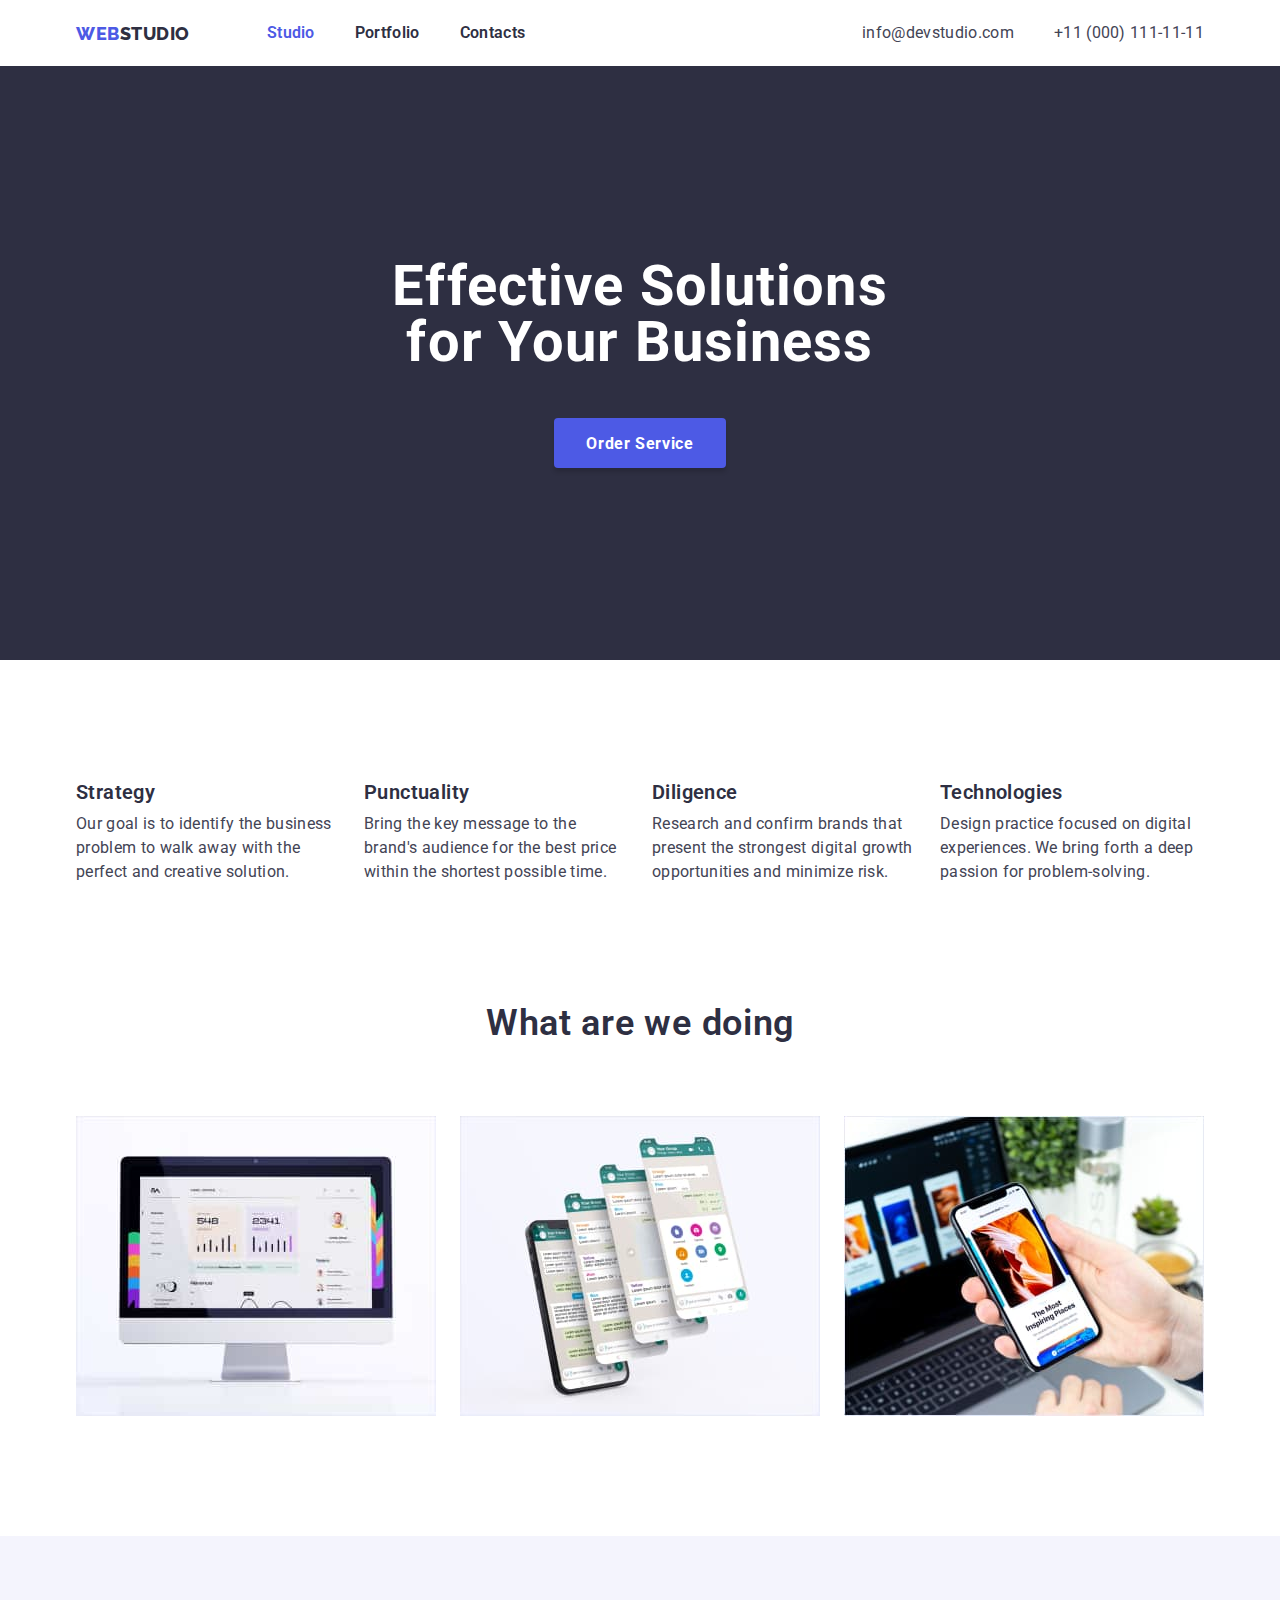
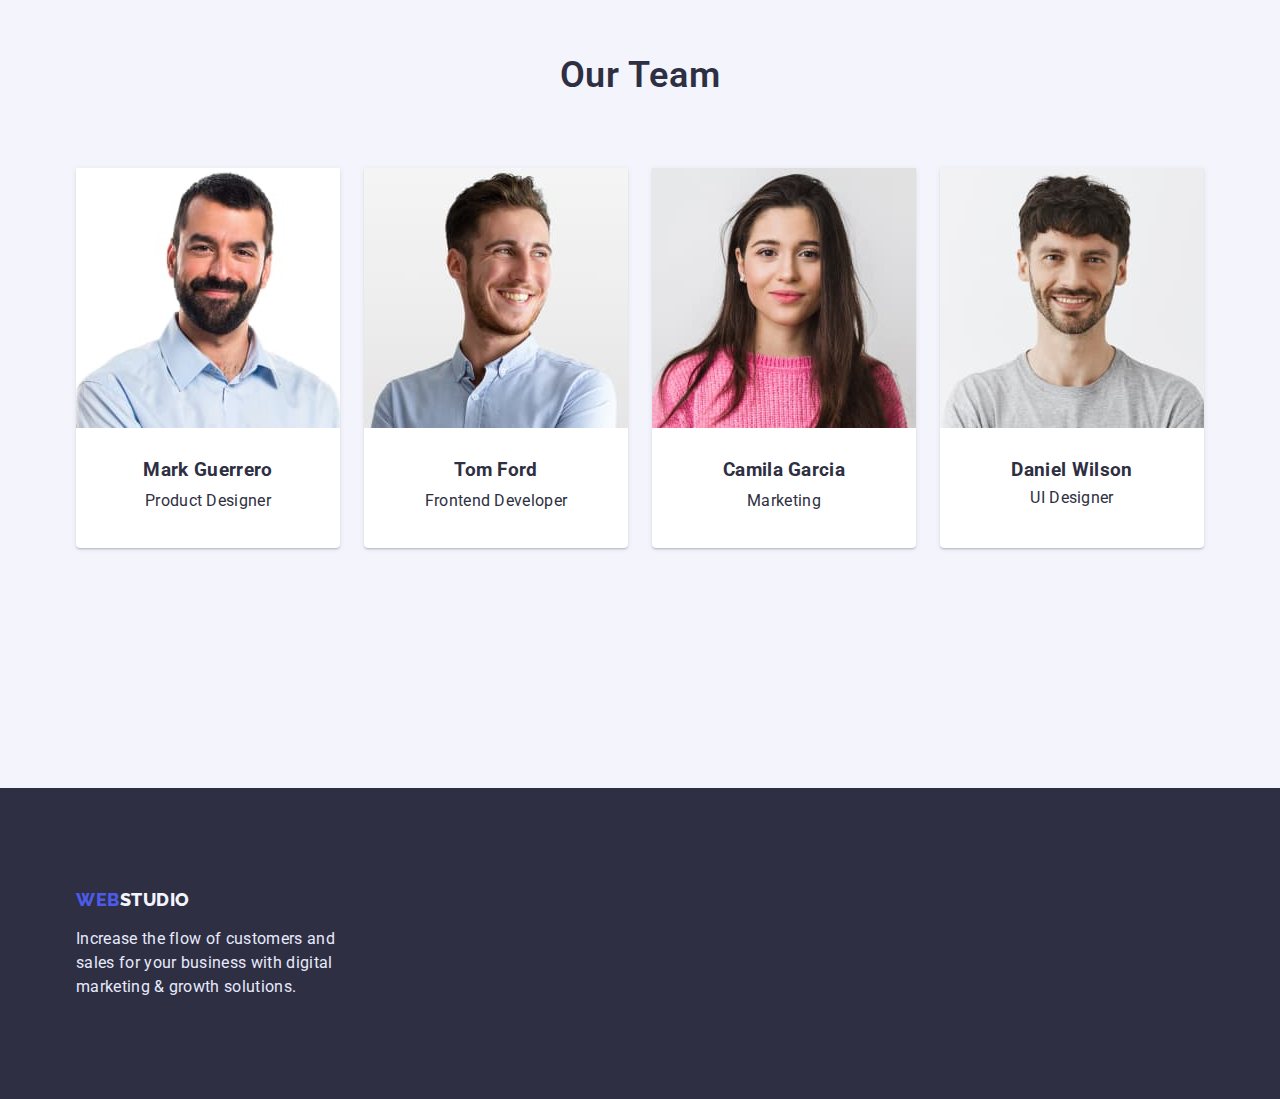
<file: index.html>
<!DOCTYPE html>
<html lang="en">
  <head>
    <meta charset="UTF-8" />
    <meta http-equiv="X-UA-Compatible" content="IE=edge" />
    <meta name="viewport" content="width=device-width, initial-scale=1.0" />
    <title>web studio</title>
    <link rel="preconnect" href="https://fonts.googleapis.com" />
    <link rel="preconnect" href="https://fonts.gstatic.com" crossorigin />
    <link rel="preconnect" href="https://fonts.googleapis.com" />
    <link rel="preconnect" href="https://fonts.gstatic.com" crossorigin />
    <link
      href="https://fonts.googleapis.com/css2?family=Raleway:wght@800&family=Roboto:wght@400;500;700;900&display=swap"
      rel="stylesheet"
    />
    <link
      rel="stylesheet"
      href="https://cdnjs.cloudflare.com/ajax/libs/modern-normalize/1.1.0/modern-normalize.min.css"
    />
    <link rel="stylesheet" href="./css/style.css" />
  </head>
  <body>
    <!--TOP LINE  -->

    <header class="page-header">
      <div class="conteiner main-nav">
        <nav class="nav-header">
          <a class="logo-link link" href="./index.html">
                WEB<span class="logo-part logo">STUDIO</span>
              </a>
          <ul class="site-nav list">
            <li class="item">
              <a class="link-header current link" href="./index.html">Studio</a>
            </li>
            <li class="item">
              <a class="link-header link" href="./portfolio.html">Portfolio</a>
            </li>
            <li class="item">
              <a class="link-header link" href="">Contacts</a>
            </li>
          </ul>
        </nav>

        <ul class="site-cont list">
          <li class="list-cont">
            <a class="link-cont link" href="mailto:info@devstudio.com"
              >info@devstudio.com</a
            >
          </li>
          <li class="list-cont">
            <a class="link-cont link" href="tel:+11(000)111-11-11"
              >+11 (000) 111-11-11</a
            >
          </li>
        </ul>
      </div>
    </header>
    <!-- TOP LINE--->

    <main>
      <!--ORDER SECTION ----->

      <section class="order-section">
        <div class="conteiner">
          <h1 class="order-title">Effective Solutions for Your Business</h1>
          <button class="button primary" type="button">Order Service</button>
        </div>
      </section>

      <!--ORDER SECTION ---->

      <!--OUR ADVANTAGES  -->
      <section class="advantages-section section">
        <div class="advantages-conteiner conteiner">
          <h2 class="visually-hidden">Our advantages</h2>
          <ul class="feature-list list">
            <!--1 advantage-->
            <li class="item">
              <h3 class="advantages-title title">Strategy</h3>
              <p class="advantages-text text">
                Our goal is to identify the business problem to walk away with
                the perfect and creative solution.
              </p>
            </li>
            <!--2 advantage-->
            <li class="item">
              <h3 class="advantages-title title">Punctuality</h3>
              <p class="advantages-text text">
                Bring the key message to the brand's audience for the best price
                within the shortest possible time.
              </p>
            </li>
            <!--3 advantage-->
            <li class="item">
              <h3 class="advantages-title title">Diligence</h3>
              <p class="advantages-text text">
                Research and confirm brands that present the strongest digital
                growth opportunities and minimize risk.
              </p>
            </li>
            <!--4 advantage-->
            <li class="item">
              <h3 class="advantages-title title">Technologies</h3>
              <p class="advantages-text text">
                Design practice focused on digital experiences. We bring forth a
                deep passion for problem-solving.
              </p>
            </li>
          </ul>
        </div>
      </section>
      <!--OUR ADVANTAGES  -->

      <!--What are we doing -->
      <section class="doing-section section">
        <div class="conteiner">
          <h2 class="doing-title title">What are we doing</h2>
          <ul class="doing-list list">
            <li class="item">
              <img
                src="./img/img-1.jpg"
                alt="Screen with statistics"
                width="360"
              />
            </li>
            <li class="item">
              <img src="./img/img-2.jpg" alt="Phone" width="360" />
            </li>
            <li class="item">
              <img src="./img/img-3.jpg" alt="Phone and laptop" width="360" />
            </li>
          </ul>
        </div>
      </section>
      <!-- What are we doing  -->

      <!--OUR TEAM -->
      <section class="section-team">
        <div class="conteiner">
          <h2 class="team-title title">Our Team</h2>

          <ul class="team-list list">
            <!--Mark Guerrero-->
            <li class="team-item item">
              <img
                src="./img/mark-guerrero.jpg"
                alt="Mark Guerrero"
                width="264"
              />
              <div class="worker-title"><h3 class="section-title">Mark Guerrero</h3></div>
              <p class="profesion-text section-text">Product Designer</p>
            </li>
            <!--Tom Ford-->
            <li class="team-item item">
              <img src="./img/tom-ford.jpg" alt="Tom Ford" width="264" />
              <div class="worker-title"><h3 class="section-title">Tom Ford</h3></div>
              
              <p class="profesion-text section-text">Frontend Developer</p>
            </li>
            <!--Camila Garcia-->
            <li class="team-item item">
              <img
                src="./img/camila-garcia.jpg"
                alt="Camila Garcia"
                width="264"
              />
              <div class="worker-title"><h3 class="section-title">Camila Garcia</h3></div>
              
              <p class="profesion-text section-text">Marketing</p>
            </li>
            <!--Daniel Wilson-->
            <li class="team-item item">
              <img
                src="./img/daniel-wilson.jpg"
                alt="Daniel Wilson"
                width="264"
              />
              <div class="worker-title"><h3 class="section-title">Daniel Wilson</h3></div> 
              <p class="section-text">UI Designer</p>
            </li>
          </ul>
        </div>
      </section>
    </main>
    
    <!--OUR TEAM-->
    
    
    <footer class="page-footer">
      <div class="conteiner footer-conteiner">
        <a class="logo-link link" href="./index.html">
          WEB<span class="logo-footer logo">STUDIO</span>
        </a>
        <p class="footer-text text">
          Increase the flow of customers and sales for your business with
          digital marketing & growth solutions.
        </p>
      </div>
    </footer>
  </body>
</html>
</file>
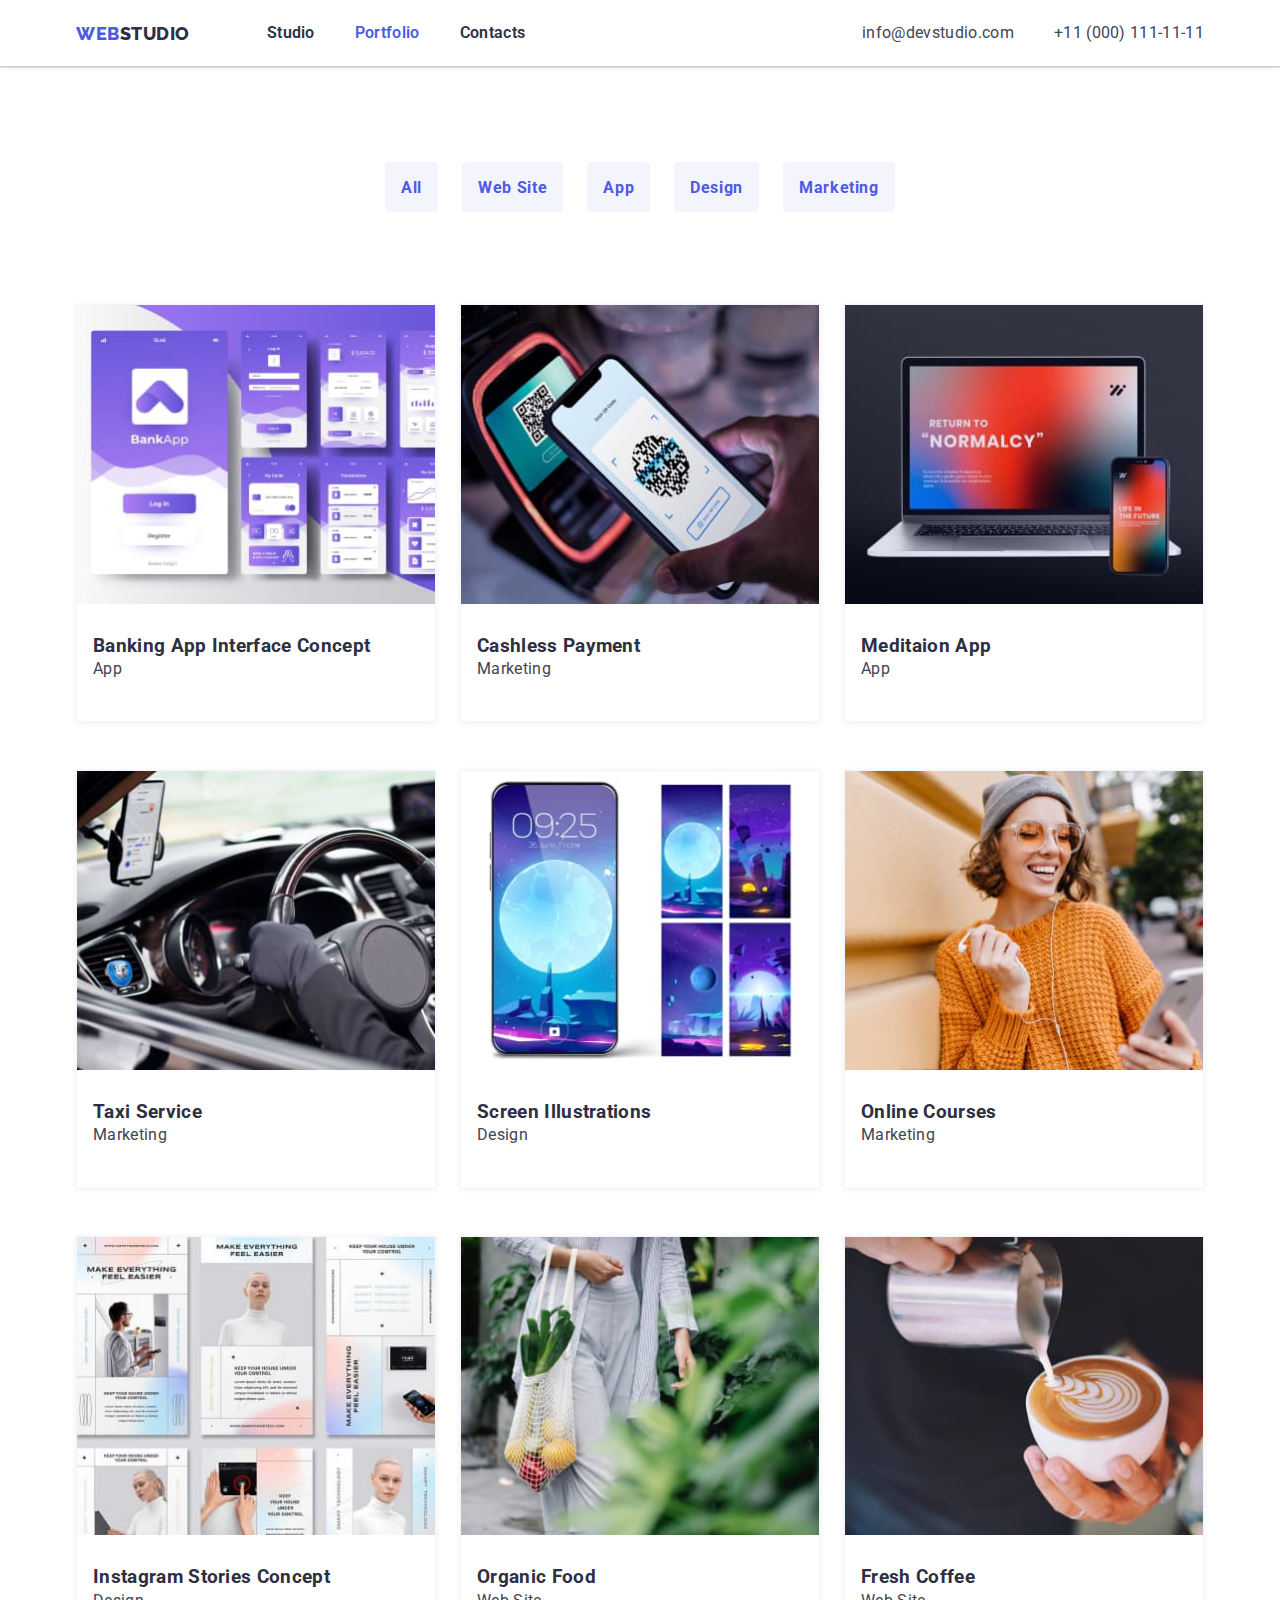
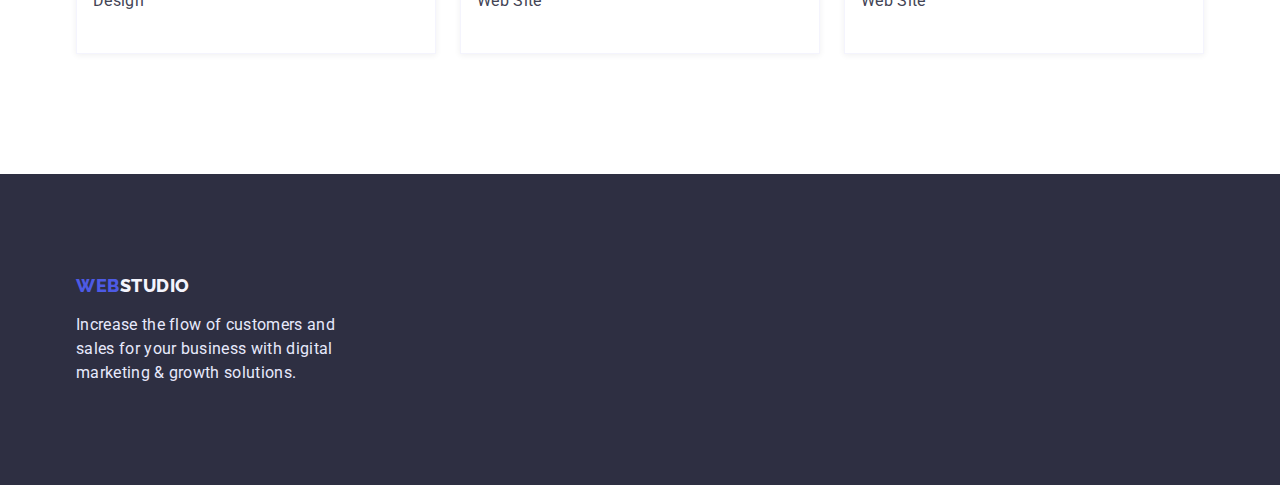
<file: portfolio.html>
<!DOCTYPE html>
<html lang="en">
  <head>
    <meta charset="UTF-8" />
    <meta http-equiv="X-UA-Compatible" content="IE=edge" />
    <meta name="viewport" content="width=device-width, initial-scale=1.0" />
    <title>Portfolio</title>
    <link rel="preconnect" href="https://fonts.googleapis.com" />
    <link rel="preconnect" href="https://fonts.gstatic.com" crossorigin />
    <link rel="preconnect" href="https://fonts.googleapis.com" />
    <link rel="preconnect" href="https://fonts.gstatic.com" crossorigin />
    <link
      href="https://fonts.googleapis.com/css2?family=Raleway:wght@800&family=Roboto:wght@400;500;700;900&display=swap"
      rel="stylesheet"
    />
    <link
      rel="stylesheet"
      href="https://cdnjs.cloudflare.com/ajax/libs/modern-normalize/1.1.0/modern-normalize.min.css"
    />

    <link rel="stylesheet" href="./css/style.css" />
  </head>
  <body>
    <header class="page-header">
      <div class="conteiner main-nav">
        <nav class="nav-header">
          <a class="logo-link link" href="./index.html">
            WEB<span class="logo-part logo">STUDIO</span>
          </a>
          <ul class="site-nav list">
            <li class="item">
              <a class="link-header link" href="./index.html">Studio</a>
            </li>
            <li class="item">
              <a class="link-header current link" href="./portfolio.html"
                >Portfolio</a
              >
            </li>
            <li class="item">
              <a class="link-header link" href="">Contacts</a>
            </li>
          </ul>
        </nav>

        <ul class="site-cont list">
          <li class="list-cont">
            <a class="link-cont link" href="mailto:info@devstudio.com"
              >info@devstudio.com</a
            >
          </li>
          <li class="list-cont">
            <a class="link-cont link" href="tel:+11(000)111-11-11"
              >+11 (000) 111-11-11</a
            >
          </li>
        </ul>
      </div>
    </header>

    <main>
      <!-- BUTTON PORTFOLIO BUTTON PORTFOLIO BUTTON PORTFOLIO BUTTON PORTFOLIO BUTTON PORTFOLIO --->
      <section class="nav-section">
        <div class="btn-porfolio-conteiner conteiner">
          <h1 class="visually-hidden">Portfolio</h1>
          <ul class="btn-list list">
            <li class="item-nav item">
              <button class="btn-portfolio button" type="button">All</button>
            </li>
            <li class="item-nav item">
              <button class="btn-portfolio button" type="button">
                Web Site
              </button>
            </li>
            <li class="item-nav item">
              <button class="btn-portfolio button" type="button">App</button>
            </li>
            <li class="item-nav item">
              <button class="btn-portfolio button" type="button">Design</button>
            </li>
            <li class="item-nav item">
              <button class="btn-portfolio button" type="button">
                Marketing
              </button>
            </li>
          </ul>
        </div>
      </section>
      <!-- BUTTON PORTFOLIO BUTTON PORTFOLIO BUTTON PORTFOLIO BUTTON PORTFOLIO BUTTON PORTFOLIO --->
      <!--work-examples-section ------------------------------------------------->
      <section class="work-examples-section">
        <div class="conteiner">
          <ul class="work-examples-list list">
            <li class="examples-item item">
              <a class="link" href="">
                <img
                  src="./img/banking-app.jpg"
                  alt="Screen bank mobile application"
                  width="360"
                  height="300"
                />
                <div class="title-example">
                  <h3 class="section-title">Banking App Interface Concept</h3>
                  <p class="text-example text">App</p>
                </div>
              </a>
            </li>

            <li class="examples-item item">
              <a class="link" href="">
                <img
                  src="./img/cashless-payment.jpg"
                  alt="Photo of cashless payment"
                  width="360"
                  height="300"
                />
                <div class="title-example">
                  <h3 class="section-title">Cashless Payment</h3>
                  <p class="text-example text">Marketing</p>
                </div>
              </a>
            </li>

            <li class="examples-item item">
              <a class="link" href="">
                <img
                  src="./img/meditaion-app.jpg"
                  alt="Phone with computer"
                  width="360"
                  height="300"
                />
                <div class="title-example">
                  <h3 class="section-title">Meditaion App</h3>
                  <p class="text-example text">App</p>
                </div>
              </a>
            </li>

            <li class="examples-item item">
              <a class="link" href="">
                <img
                  src="./img/taxi-service.jpg"
                  alt="Taxi"
                  width="360"
                  height="300"
                />
                <div class="title-example">
                  <h3 class="section-title">Taxi Service</h3>
                  <p class="text-example text">Marketing</p>
                </div>
              </a>
            </li>

            <li class="examples-item item">
              <a class="link" href="">
                <img
                  src="./img/screen-illustrations.jpg"
                  alt="Phone and screen"
                  width="360"
                  height="300"
                />
                <div class="title-example">
                  <h3 class="section-title">Screen Illustrations</h3>
                  <p class="text-example text">Design</p>
                </div>
              </a>
            </li>

            <li class="examples-item item">
              <a class="link" href="">
                <img
                  src="./img/online-courses.jpg"
                  alt="Girl with phone"
                  width="360"
                  height="300"
                />
                <div class="title-example">
                  <h3 class="section-title">Online Courses</h3>
                  <p class="text-example text">Marketing</p>
                </div>
              </a>
            </li>

            <li class="examples-item item">
              <a class="link" href="">
                <img
                  src="./img/instagram-stories-concept.jpg"
                  alt="Stories example"
                />
                <div class="title-example">
                  <h3 class="section-title">Instagram Stories Concept</h3>
                  <p class="text-example text">Design</p>
                </div>
              </a>
            </li>

            <li class="examples-item item">
              <a class="link" href="">
                <img src="./img/organic-food.jpg" alt="Organic food" />
                <div class="title-example">
                  <h3 class="section-title">Organic Food</h3>
                  <p class="text-example text">Web Site</p>
                </div>
              </a>
            </li>

            <li class="examples-item item">
              <a class="link" href="">
                <img src="./img/fresh-coffee.jpg" alt="Glass of coffee" />
                <div class="title-example">
                  <h3 class="section-title">Fresh Coffee</h3>
                  <p class="text-example text">Web Site</p>
                </div>
              </a>
            </li>
          </ul>
        </div>
      </section>
    </main>

    <footer class="page-footer">
      <div class="conteiner footer-conteiner">
        <a class="logo-link link" href="./index.html">
          WEB<span class="logo-footer logo">STUDIO</span>
        </a>
        <p class="footer-text text">
          Increase the flow of customers and sales for your business with
          digital marketing & growth solutions.
        </p>
      </div>
    </footer>
  </body>
</html>
</file>
<file: css/style.css>
:root {
  --iris: #4d5ae5;
  --navy-blue: #2e2f42;
  --slate: #434455;
  --light-slate: #8e8f99;
  --cloud: #f4f4fd;
  --cornflower: #e7e9fc;
  --white: #ffffff;
  --button-primary: #404bbf;
}

body {
  background-color: var(--white);
  color: var(--navy-blue);
  font-family: Roboto, sans-serif;
  letter-spacing: 0.02em;
  font-size: 16px;
}

/*  GENERAL ---*/
h1,
h2,
h3,
h4,
h5,
h6,
p {
  margin: 0;
}

.list {
  list-style: none;
  padding: 0;
  margin: 0;
}
/* H3 Titles */

.title {
  font-weight: 600;
  font-size: 36px;
  line-height: 1.1;
  text-align: center;
  letter-spacing: 0.02em;
}
.third-title {
  padding-bottom: 72px;
}

.text {
  font-weight: 400;
  font-size: 16px;
  line-height: 1.5;
}

.visually-hidden {
  position: absolute;
  width: 1px;
  height: 1px;
  margin: -1px;
  border: 0;
  padding: 0;
  clip: rect(0 0 0 0);
  overflow: hidden;
}

.link {
  text-decoration: none;
  color: inherit;
  padding: 0;
  margin: 0;
}

img {
  display: block;
  max-width: 100%;
  height: auto;
}
/* button for all */
.button {
  background-color: black;
  color: white;
  border-radius: 4px;
  font-weight: 700;
  font-size: 16px;
  line-height: 1.2;
  font-family: inherit;
  letter-spacing: 0.04em;
  border: 1px solid transparent;
}
/*  GENERAL ---*/

/* container for header */
.conteiner {
  margin-left: auto;
  margin-right: auto;
  width: 1158px;
  padding-left: 15px;
  padding-right: 15px;
  /* outline: 2px solid tomato; */
}

/*  TOP LINE  */
.page-header {
  background: #ffffff;
  box-shadow: 0px 2px 1px rgba(46, 47, 66, 0.08),
    0px 1px 1px rgba(46, 47, 66, 0.16), 0px 1px 6px rgba(46, 47, 66, 0.08);
}
.nav-header {
  display: flex;
  align-items: center;
  margin-right: 77px;
}

.main-nav {
  display: flex;
  align-items: center;
}
.site-nav {
  display: flex;
  margin-left: 77px;
}
.site-nav .item:not(:last-child) {
  margin-right: 40px;
}
.site-nav .link,
.site-cont .link {
  display: block;
  padding-bottom: 24px;
  padding-top: 24px;
}
.logo-link {
  color: var(--iris);
  font-family: Raleway, sans-serif;
  font-weight: 800;
  font-size: 18px;
  line-height: 1.3;
  text-decoration: none;
  letter-spacing: 0.03em;
}
.logo-part {
  color: var(--navy-blue);
}

.link-header .link-cont {
  font-size: 16px;
  line-height: 1.5;
}
.link-header {
  color: var(--navy-blue);
  font-weight: 600;
}
.link-cont {
  color: var(--slate);
  font-weight: 400;
}
.link-cont:hover,
.link-cont:focus,
.link-header:hover,
.link-header:focus {
  color: var(--iris);
}
.current {
  color: var(--iris);
}
.site-cont {
  display: flex;
  margin-left: auto;
}

.site-cont .list-cont + .list-cont {
  margin-left: 40px;
}

/* TOP LINE TOP   */

/* ORDER SECTION  */
.order-section {
  padding-top: 192px;
  padding-bottom: 192px;
  background-color: var(--navy-blue);
  text-align: center;
}
.order-title {
  margin: 0 auto;
  margin-bottom: 48px;
  color: var(--white);
  font-weight: 700;
  font-size: 56px;
  line-height: 1;
  letter-spacing: 0.02em;
  width: 496px;
}
/* button order service */
.button.primary {
  min-width: 170px;
  height: 50px;
  background-color: var(--iris);
  color: var(--white);
  border: none;
  padding: 16px 32px;
  box-shadow: 0px 4px 4px rgba(0, 0, 0, 0.15);
}
.button.primary:hover,
.button.primary:focus {
  background-color: var(--button-primary);
  color: var(--white);
  cursor: pointer;
}

/*ORDER SECTION*/

/*OUR ADVANTAGES*/

.feature-list {
  display: flex;
  flex-wrap: wrap;
  gap: 24px;
}
.feature-list .item {
  width: 264px;
}

.advantages-section {
  padding-top: 120px;
  padding-bottom: 120px;
}

.advantages-title {
  margin-bottom: 8px;
  color: var(--navy-blue);
  font-weight: 600;
  font-size: 20px;
  line-height: 1.2;
  letter-spacing: 0.02em;
  text-align: left;
}

.advantages-text {
  color: var(--slate);
}

/* OUR ADVANTAGES*/

/*What are we doing*/
.doing-title {
  margin-bottom: 72px;
  text-align: center;
}
.doing-list {
  display: flex;
  justify-content: space-between;
}

/*What are we doing*/
.doing-section {
  padding-bottom: 120px;
}
/*OUR TEAM*/
.section-team {
  background-color: var(--cloud);
  padding: 120px 0;
}

.team-title {
  margin-bottom: 72px;
  text-align: center;
}

.team-list {
  display: flex;
  flex-wrap: wrap;
}
.team-item {
  width: 264px;
  height: 380px;
  text-align: center;
  background: #ffffff;
  box-shadow: 0px 1px 6px rgba(46, 47, 66, 0.08),
    0px 1px 1px rgba(46, 47, 66, 0.16), 0px 2px 1px rgba(46, 47, 66, 0.08);
  border-radius: 0px 0px 4px 4px;
}
.team-item:nth-child() {
  margin-left: 24px;
}

.team-list .team-item + .team-item {
  margin-left: 24px;
}

.worker-title {
  padding-bottom: 8px;
  padding-top: 32px;
}
.profesion-text {
  line-height: 1.5;
  padding-bottom: 32px;
}

.team-list {
  padding-bottom: 120px;
}

/*OUR TEAM*/

/* ----------------------------------------*/

/* PORTFOLIO PAGE*/
/* BUTTON PORFOLIO*/
.btn-porfolio-conteiner {

}

.btn-list {
  display: flex;
  gap: 24px;
  justify-content: center;
  margin-bottom: 72px;
}

.btn-portfolio {
  height: 50px;
  background-color: var(--cloud);
  color: var(--iris);
  border: var(--cornflower);
  align-items: center;
  padding: 8px 16px;
}
.btn-portfolio:hover,
.btn-portfolio:focus {
  background-color: var(--iris);
  color: var(--white);
  cursor: pointer;
}

.nav-section {
  margin-top: 96px;
  margin-bottom: 92px;
  /* padding: 120px 0; */
}

.work-examples-section {
  margin-top: 72px;
  margin-bottom: 120px;
}

.title-example {
  margin-top: 32px;
  margin-bottom: 8px;
  padding-left: 16px;
}
.text-example {
  color: var(--slate);
  padding-bottom: 32px;
}

/* work examples */
.work-examples-conteiner {
}

.work-examples-list {
  display: flex;
  flex-wrap: wrap;
}
.examples-item {
  width: 360px;
  margin-right: 24px;
  margin-bottom: 48px;
  border: 0.5px solid #F4F4FD;
box-shadow: 0px 1px 6px rgba(46, 47, 66, 0.08);
}
.examples-item:nth-child(3n) {
  margin-right: 0;
}
.examples-item:nth-last-child(-n + 3) {
  margin-bottom: 0;
}

/* ---------------------------------------------------- */

/* FOOTER*/

.footer-conteiner {
}

.page-footer {
  background-color: var(--navy-blue);
  padding-top: 100px;
  padding-bottom: 100px;
}
.logo-footer {
  color: var(--iris);
  text-decoration: none;
}
.logo-footer {
  color: var(--cloud);
}
.footer-text {
  color: var(--cornflower);
  margin-top: 16px;
  width: 264px;
}

/* FOOTER*/
</file>
